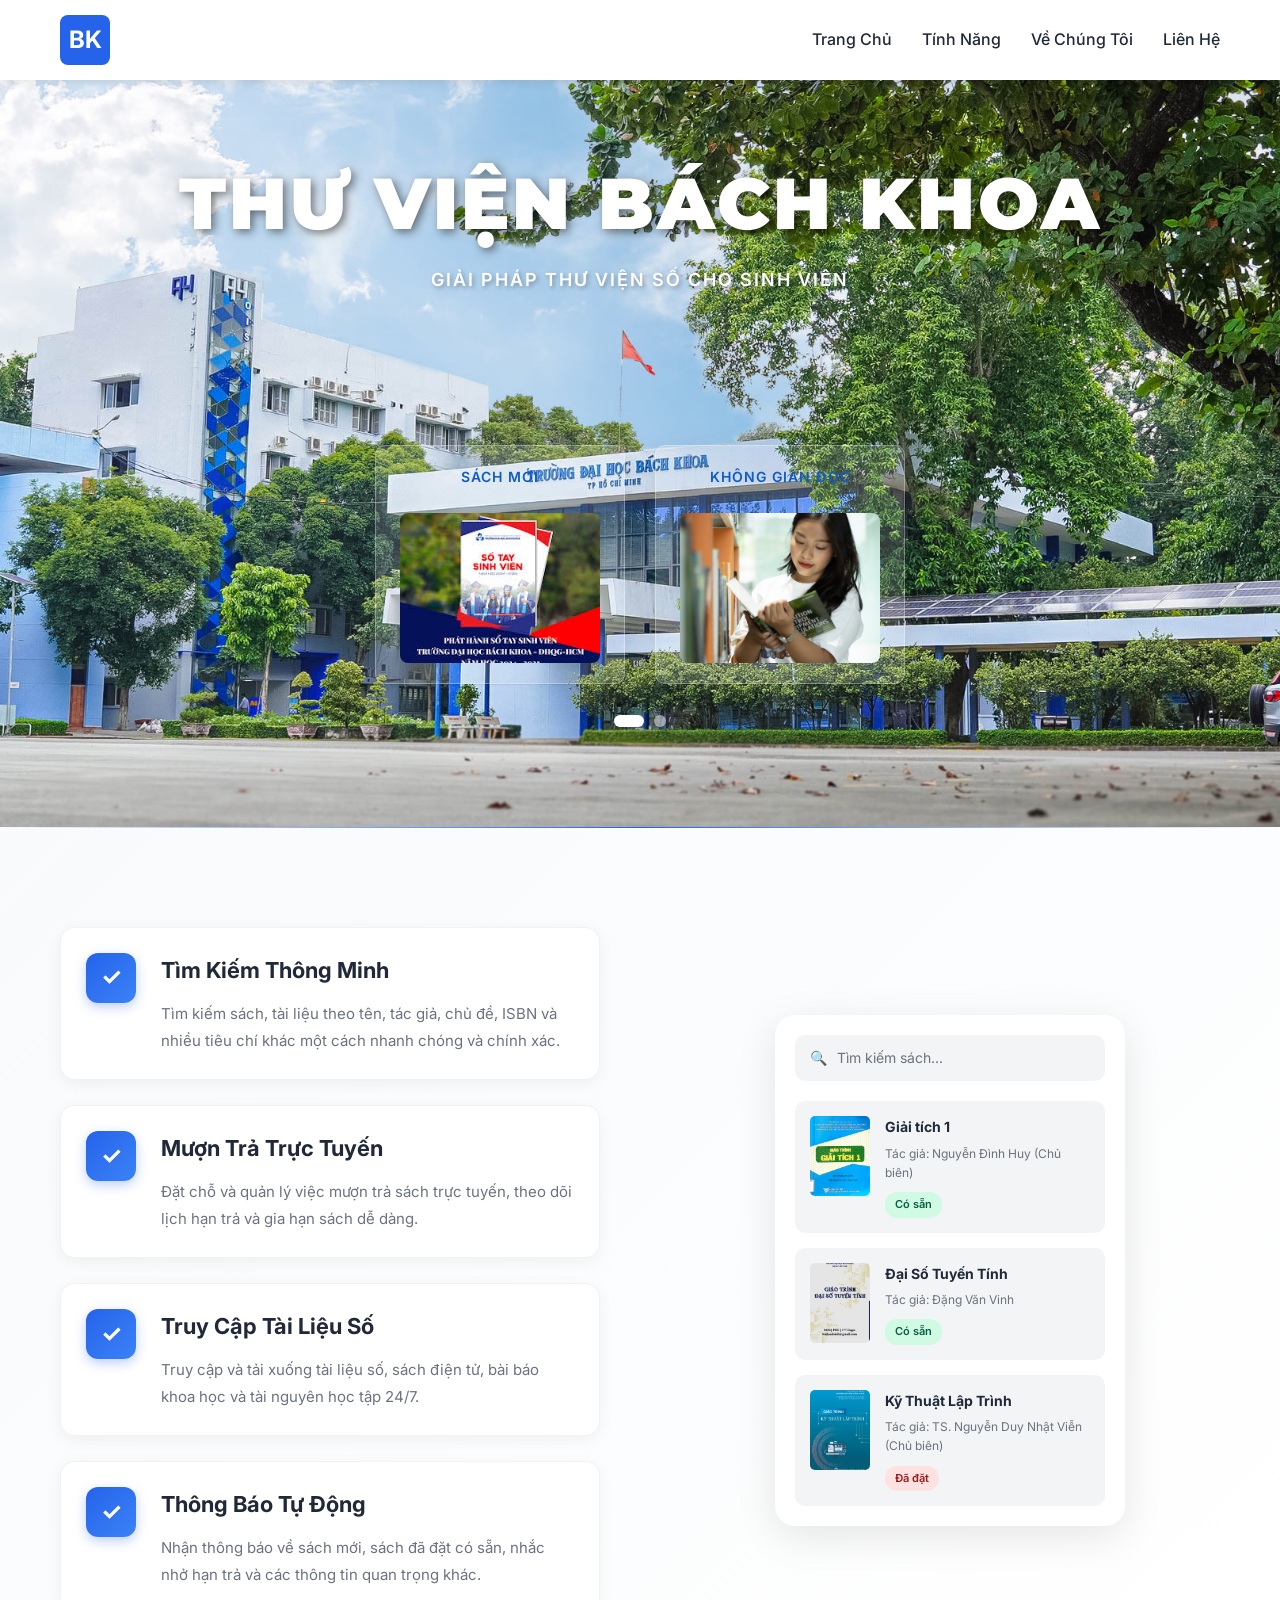
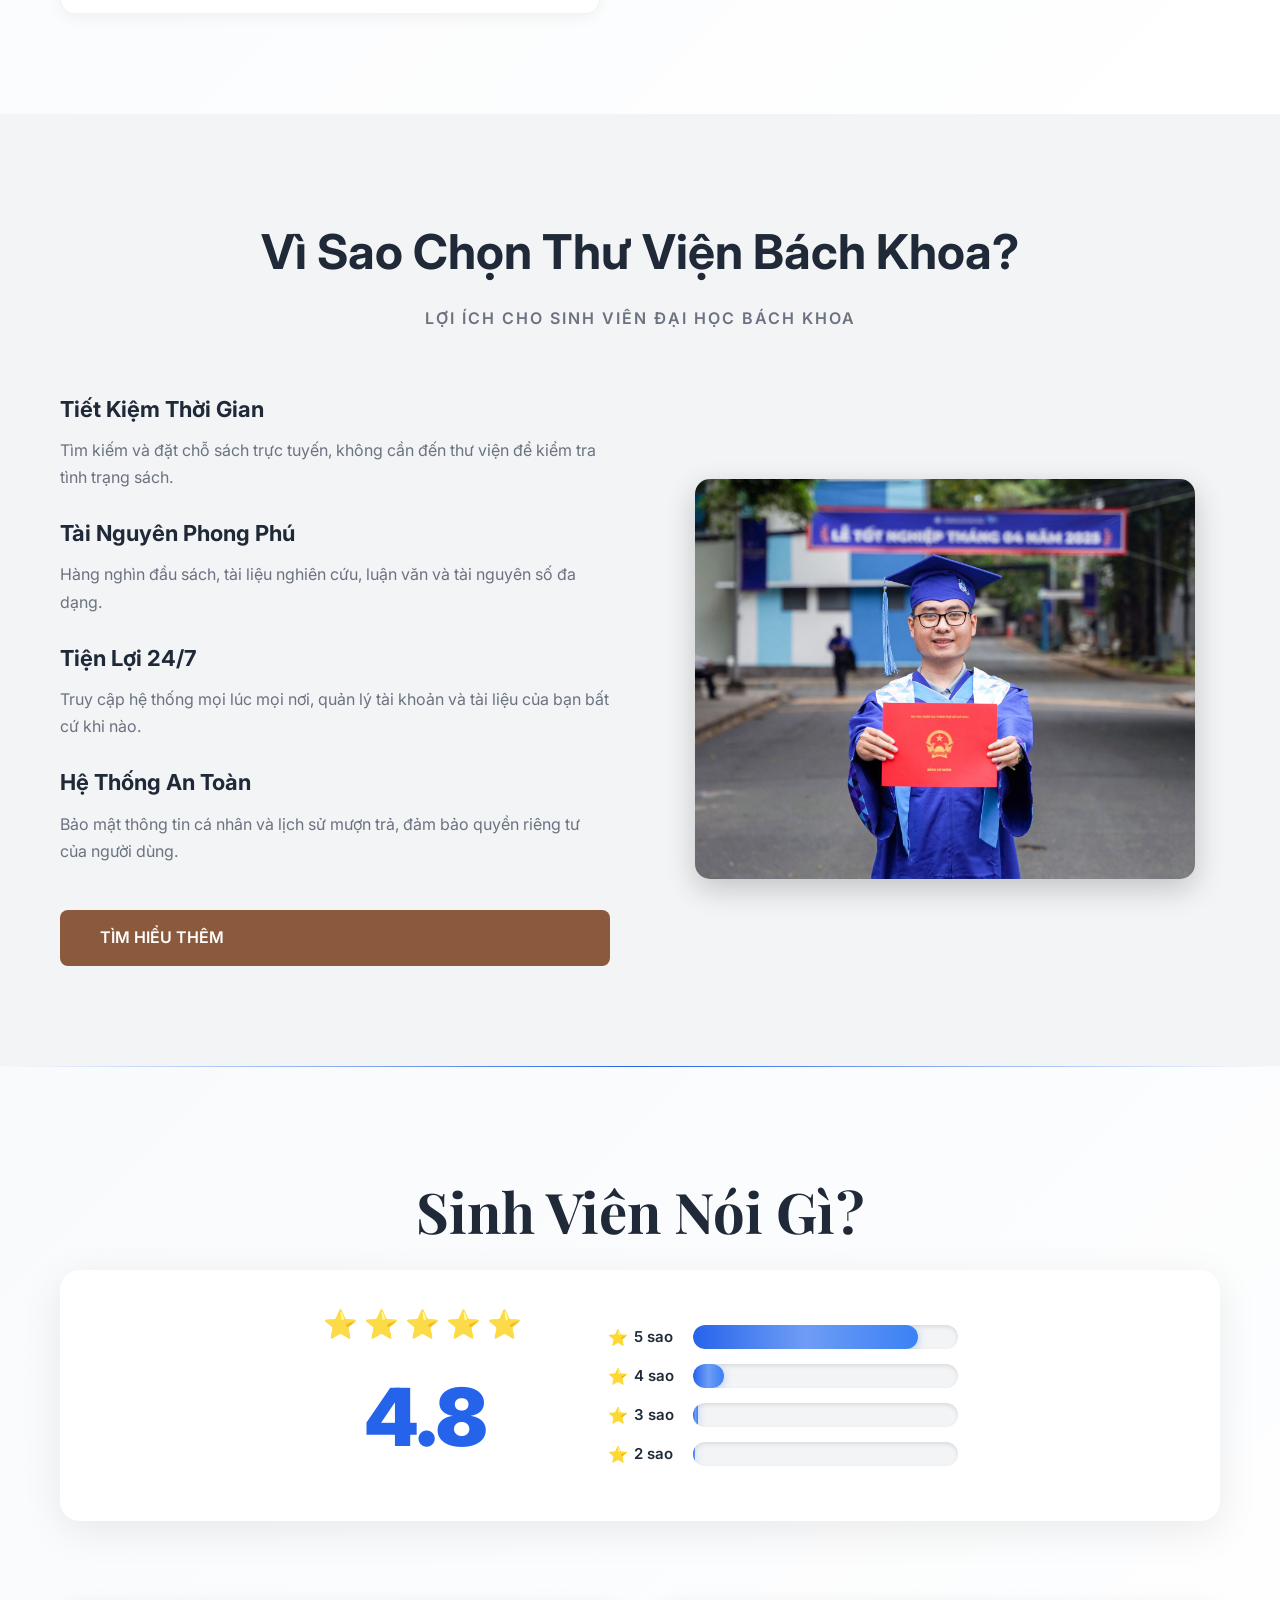
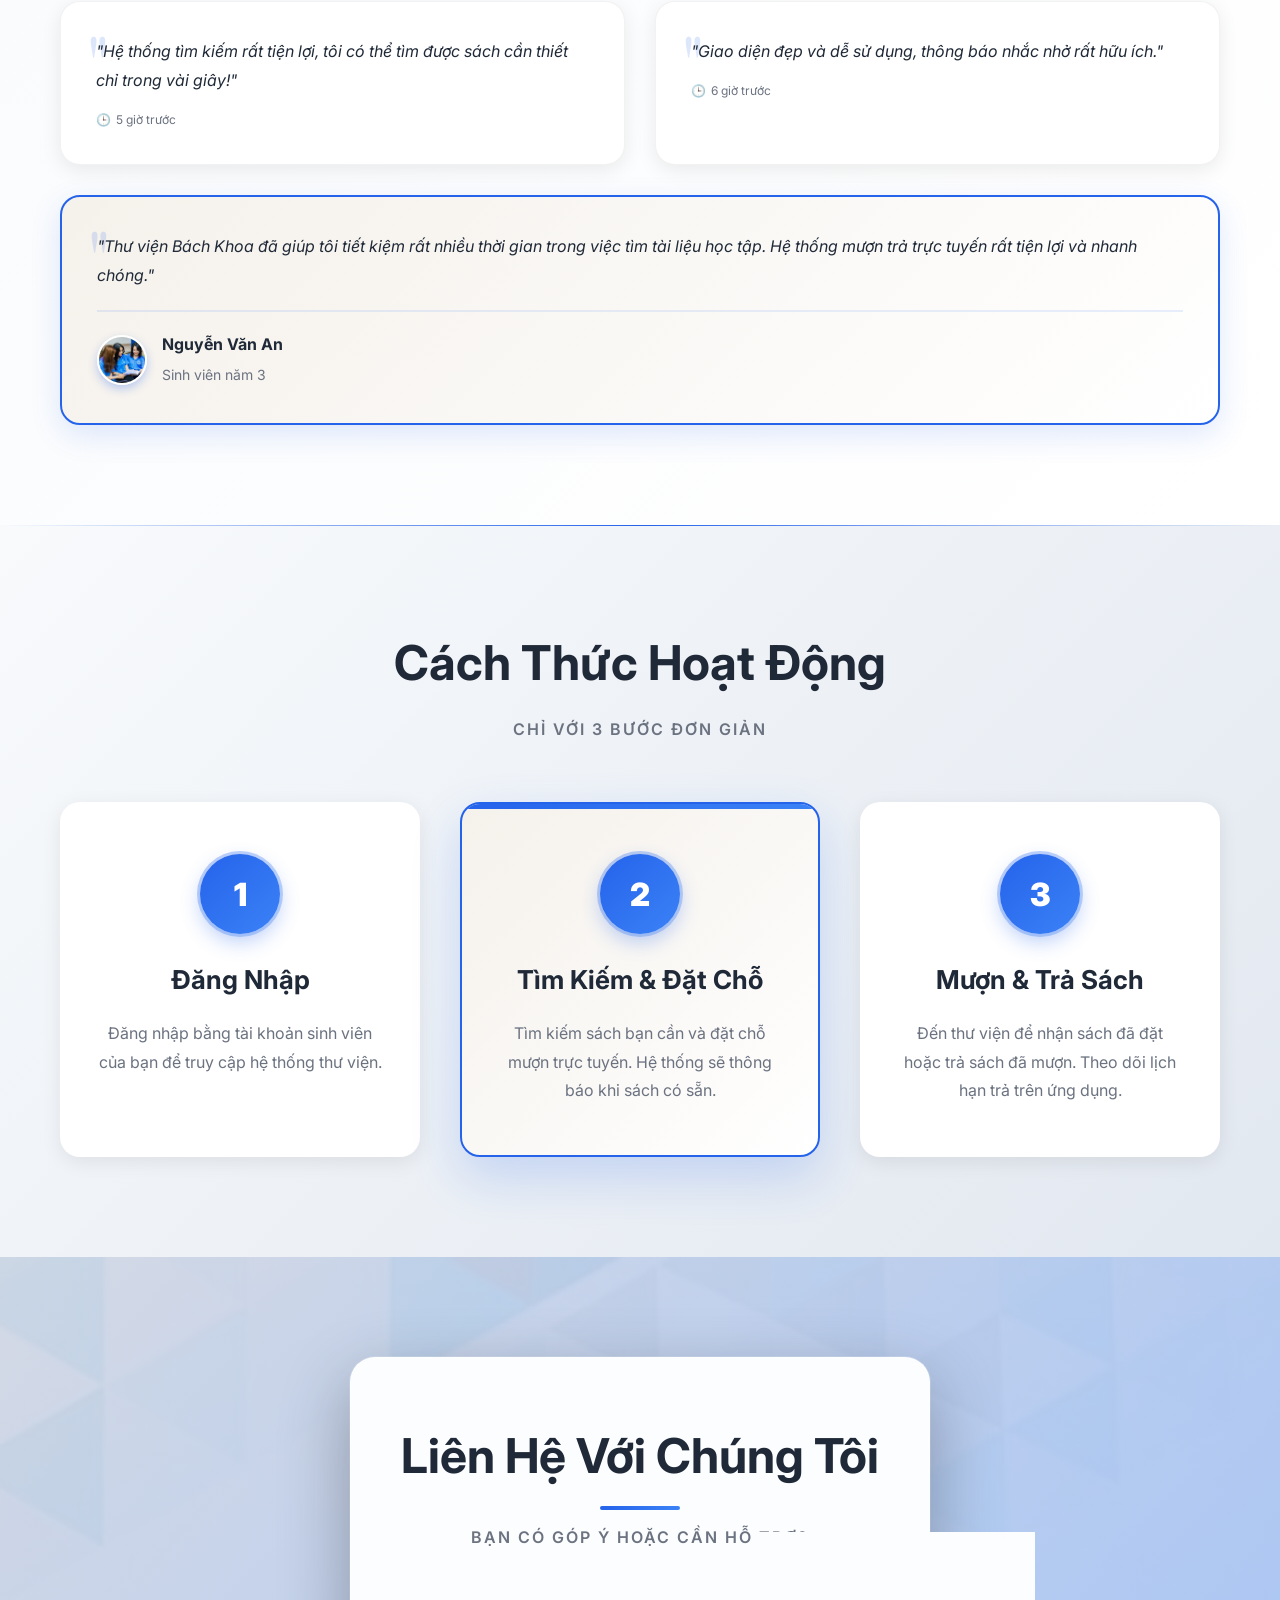
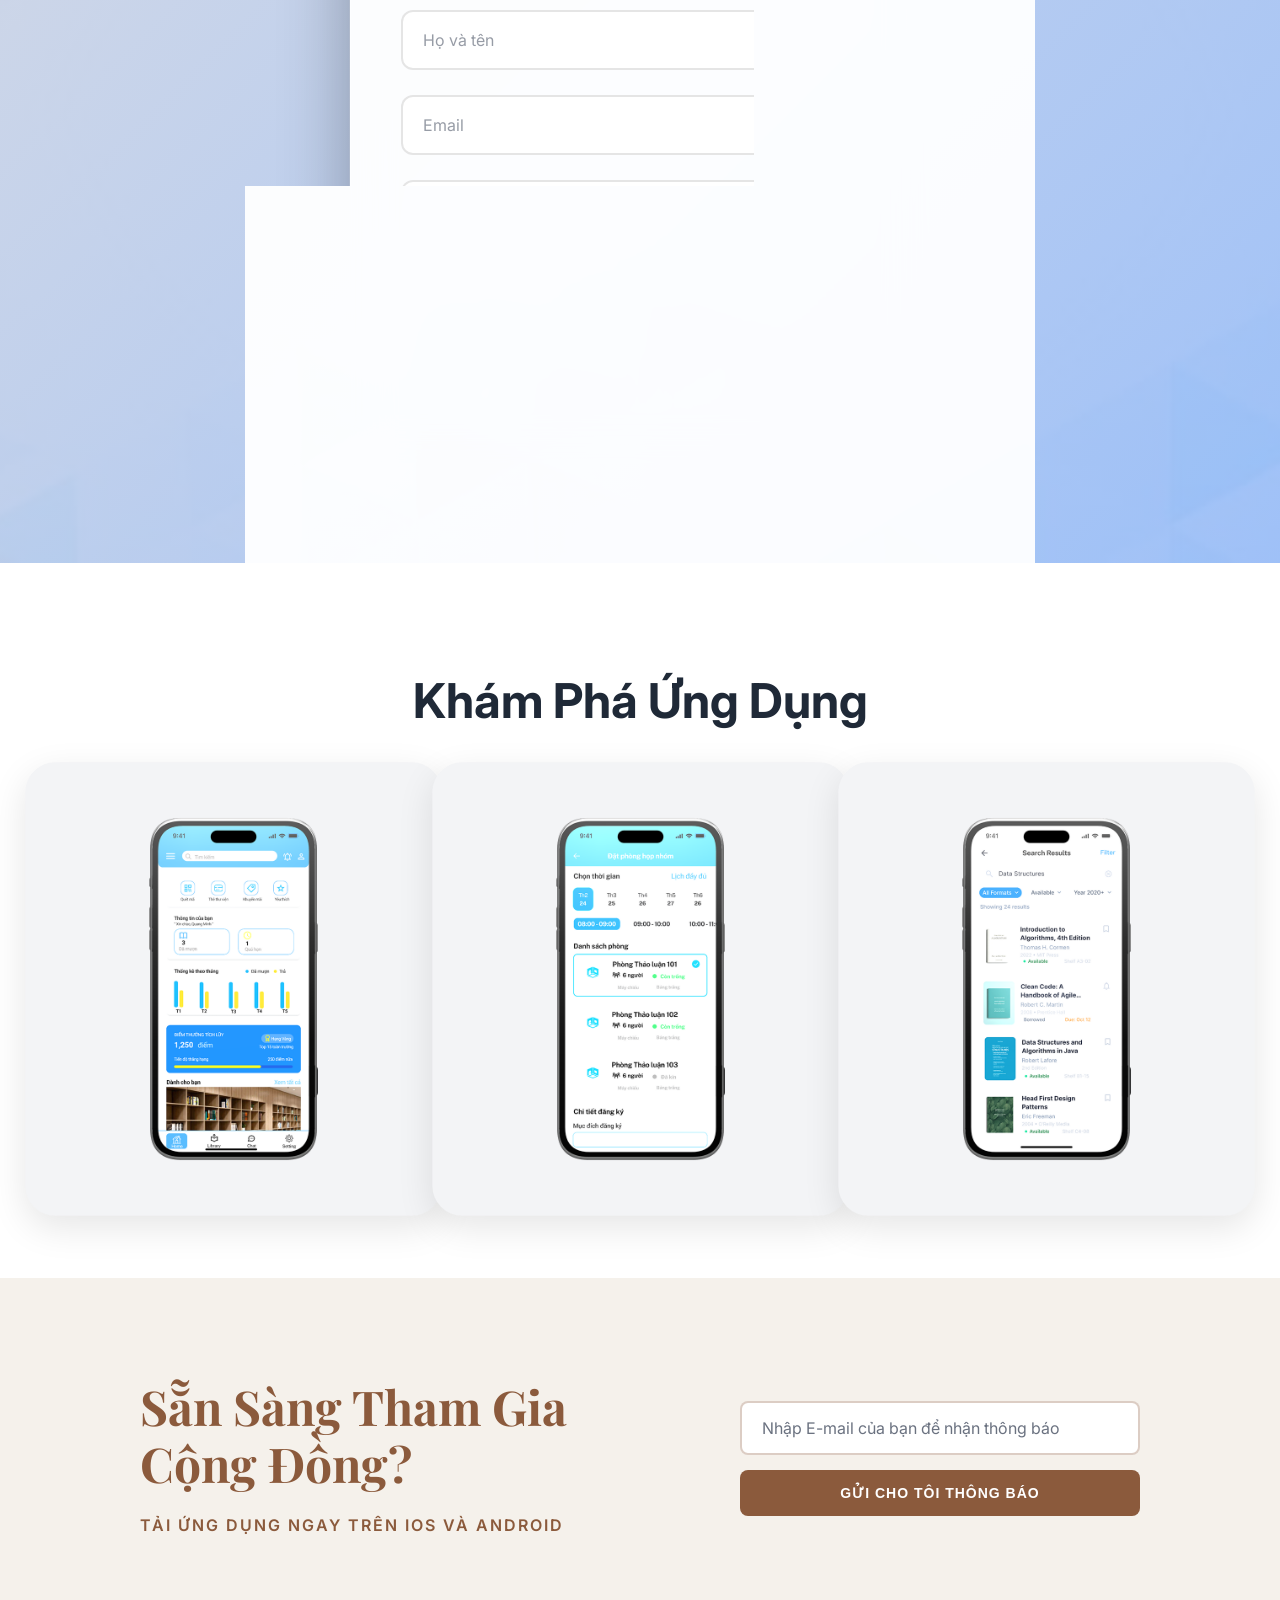
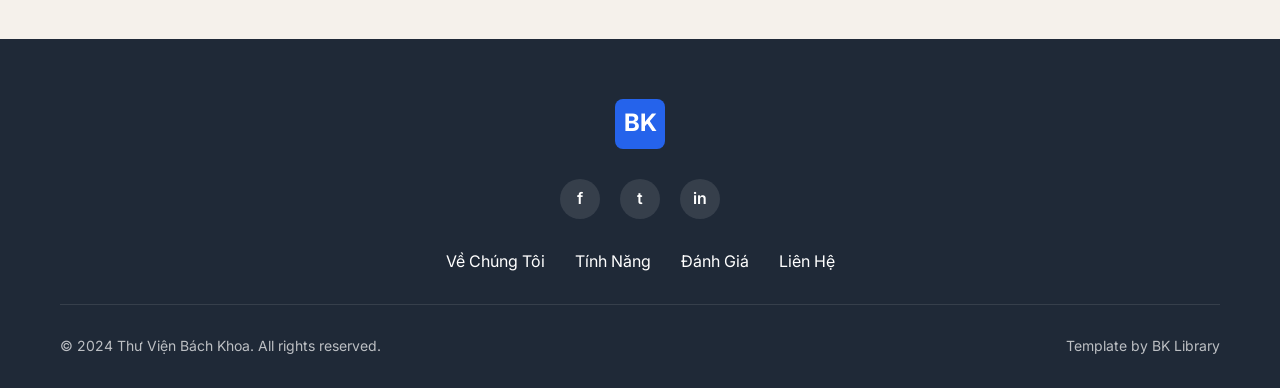
<file: index.html>
<!DOCTYPE html>
<html lang="vi">

<head>
    <meta charset="UTF-8">
    <meta name="viewport" content="width=device-width, initial-scale=1.0">
    <title>Thư Viện Bách Khoa - Hệ Thống Quản Lý Thư Viện</title>
    <link rel="icon" type="image/jpeg" href="public/logo.jpg">
    <link rel="stylesheet" href="styles.css">
    <link rel="preconnect" href="https://fonts.googleapis.com">
    <link rel="preconnect" href="https://fonts.gstatic.com" crossorigin>
    <link
        href="https://fonts.googleapis.com/css2?family=Playfair+Display:wght@400;700&family=Inter:wght@300;400;500;600;700&family=Poppins:wght@700;800;900&family=Montserrat:wght@700;800;900&family=Raleway:wght@700;800;900&display=swap"
        rel="stylesheet">
</head>

<body>
    <!-- Header -->
    <header class="header">
        <div class="container">
            <div class="header-content">
                <div class="logo">
                    <div class="logo-square">BK</div>
                </div>
                <nav class="nav">
                    <button class="menu-toggle" id="menuToggle">
                        <span></span>
                        <span></span>
                        <span></span>
                    </button>
                    <ul class="nav-menu" id="navMenu">
                        <li><a href="#home">Trang Chủ</a></li>
                        <li><a href="#features">Tính Năng</a></li>
                        <li><a href="#about">Về Chúng Tôi</a></li>
                        <li><a href="#contact">Liên Hệ</a></li>
                    </ul>
                </nav>
            </div>
        </div>
    </header>

    <!-- Hero Section -->
    <section class="hero" id="home">
        <div class="hero-content">
            <h1 class="hero-title">Thư Viện Bách Khoa</h1>
            <p class="hero-subtitle">GIẢI PHÁP THƯ VIỆN SỐ CHO SINH VIÊN</p>
        </div>
        <div class="hero-carousel">
            <div class="carousel-slide active">
                <div class="hero-images">
                    <div class="hero-image-box glass-card">
                        <div class="image-label">SÁCH MỚI</div>
                        <img src="public/sachmoi.jpg" alt="Sách mới" class="hero-image-placeholder">
                    </div>
                    <div class="hero-image-box glass-card">
                        <div class="image-label">KHÔNG GIAN ĐỌC</div>
                        <img src="public/Khonggiandoc.jpg" alt="Không gian đọc" class="hero-image-placeholder">
                    </div>
                </div>
            </div>
            <div class="carousel-slide">
                <div class="hero-images">
                    <div class="hero-image-box glass-card">
                        <div class="image-label">TÀI LIỆU SỐ</div>
                        <img src="public/tailieuso.png" alt="Tài liệu số" class="hero-image-placeholder">
                    </div>
                    <div class="hero-image-box glass-card">
                        <div class="image-label">KHÔNG GIAN HỌC TẬP</div>
                        <img src="public/Phong-da-chuc-nang_OISP_02.jpg" alt="Không gian học tập"
                            class="hero-image-placeholder">
                    </div>
                </div>
            </div>
        </div>
        <div class="carousel-dots">
            <span class="dot active" data-slide="0"></span>
            <span class="dot" data-slide="1"></span>
        </div>
    </section>

    <!-- Features Section -->
    <section class="features" id="features">
        <div class="container">
            <div class="features-content">
                <div class="features-list">
                    <div class="feature-item">
                        <div class="feature-icon">✓</div>
                        <div class="feature-text">
                            <h3>Tìm Kiếm Thông Minh</h3>
                            <p>Tìm kiếm sách, tài liệu theo tên, tác giả, chủ đề, ISBN và nhiều tiêu chí khác một cách
                                nhanh chóng và chính xác.</p>
                        </div>
                    </div>
                    <div class="feature-item">
                        <div class="feature-icon">✓</div>
                        <div class="feature-text">
                            <h3>Mượn Trả Trực Tuyến</h3>
                            <p>Đặt chỗ và quản lý việc mượn trả sách trực tuyến, theo dõi lịch hạn trả và gia hạn sách
                                dễ dàng.</p>
                        </div>
                    </div>
                    <div class="feature-item">
                        <div class="feature-icon">✓</div>
                        <div class="feature-text">
                            <h3>Truy Cập Tài Liệu Số</h3>
                            <p>Truy cập và tải xuống tài liệu số, sách điện tử, bài báo khoa học và tài nguyên học tập
                                24/7.</p>
                        </div>
                    </div>
                    <div class="feature-item">
                        <div class="feature-icon">✓</div>
                        <div class="feature-text">
                            <h3>Thông Báo Tự Động</h3>
                            <p>Nhận thông báo về sách mới, sách đã đặt có sẵn, nhắc nhở hạn trả và các thông tin quan
                                trọng khác.</p>
                        </div>
                    </div>
                </div>
                <div class="features-image">
                    <div class="app-mockup">
                        <div class="mockup-header">
                            <div class="mockup-search-bar">
                                <span>🔍</span>
                                <span>Tìm kiếm sách...</span>
                            </div>
                        </div>
                        <div class="mockup-content">
                            <div class="mockup-book-item">
                                <img src="public/giaitich1.jpg" alt="Giải tích 1" class="book-cover">
                                <div class="book-info">
                                    <h4>Giải tích 1</h4>
                                    <p>Tác giả: Nguyễn Đình Huy (Chủ biên)</p>
                                    <span class="book-status available">Có sẵn</span>
                                </div>
                            </div>
                            <div class="mockup-book-item">
                                <img src="public/dstt.jpg" alt="Đại Số Tuyến Tính" class="book-cover">
                                <div class="book-info">
                                    <h4>Đại Số Tuyến Tính</h4>
                                    <p>Tác giả: Đặng Văn Vinh</p>
                                    <span class="book-status available">Có sẵn</span>
                                </div>
                            </div>
                            <div class="mockup-book-item">
                                <img src="public/ktlt.jpg" alt="Kỹ Thuật Lập Trình" class="book-cover">
                                <div class="book-info">
                                    <h4>Kỹ Thuật Lập Trình</h4>
                                    <p>Tác giả: TS. Nguyễn Duy Nhật Viễn (Chủ biên)</p>
                                    <span class="book-status reserved">Đã đặt</span>
                                </div>
                            </div>
                        </div>
                    </div>
                </div>
            </div>
        </div>
    </section>

    <!-- Why Choose Section -->
    <section class="why-choose">
        <div class="container">
            <h2 class="section-title">Vì Sao Chọn Thư Viện Bách Khoa?</h2>
            <p class="section-subtitle">LỢI ÍCH CHO SINH VIÊN ĐẠI HỌC BÁCH KHOA</p>
            <div class="why-choose-content">
                <div class="why-choose-list">
                    <div class="benefit-item">
                        <h3>Tiết Kiệm Thời Gian</h3>
                        <p>Tìm kiếm và đặt chỗ sách trực tuyến, không cần đến thư viện để kiểm tra tình trạng sách.</p>
                    </div>
                    <div class="benefit-item">
                        <h3>Tài Nguyên Phong Phú</h3>
                        <p>Hàng nghìn đầu sách, tài liệu nghiên cứu, luận văn và tài nguyên số đa dạng.</p>
                    </div>
                    <div class="benefit-item">
                        <h3>Tiện Lợi 24/7</h3>
                        <p>Truy cập hệ thống mọi lúc mọi nơi, quản lý tài khoản và tài liệu của bạn bất cứ khi nào.</p>
                    </div>
                    <div class="benefit-item">
                        <h3>Hệ Thống An Toàn</h3>
                        <p>Bảo mật thông tin cá nhân và lịch sử mượn trả, đảm bảo quyền riêng tư của người dùng.</p>
                    </div>
                    <a href="#contact" class="cta-button">TÌM HIỂU THÊM</a>
                </div>
                <div class="why-choose-image">
                    <img src="public/o5bhrKSLbn1AHFr5j7mgpVEI.jpg" alt="Sinh viên Bách Khoa" class="university-photo">
                </div>
            </div>
        </div>
    </section>

    <!-- Testimonials Section -->
    <section class="testimonials">
        <div class="container">
            <h2 class="section-title script-title">Sinh Viên Nói Gì?</h2>
            <div class="rating-section">
                <div class="rating-score">4.8</div>
                <div class="rating-chart">
                    <div class="rating-bar">
                        <span>5 sao</span>
                        <div class="bar">
                            <div class="bar-fill" style="width: 85%"></div>
                        </div>
                    </div>
                    <div class="rating-bar">
                        <span>4 sao</span>
                        <div class="bar">
                            <div class="bar-fill" style="width: 12%"></div>
                        </div>
                    </div>
                    <div class="rating-bar">
                        <span>3 sao</span>
                        <div class="bar">
                            <div class="bar-fill" style="width: 2%"></div>
                        </div>
                    </div>
                    <div class="rating-bar">
                        <span>2 sao</span>
                        <div class="bar">
                            <div class="bar-fill" style="width: 1%"></div>
                        </div>
                    </div>
                </div>
            </div>
            <div class="testimonials-grid">
                <div class="testimonial-card">
                    <p>"Hệ thống tìm kiếm rất tiện lợi, tôi có thể tìm được sách cần thiết chỉ trong vài giây!"</p>
                    <span class="testimonial-time">5 giờ trước</span>
                </div>
                <div class="testimonial-card">
                    <p>"Giao diện đẹp và dễ sử dụng, thông báo nhắc nhở rất hữu ích."</p>
                    <span class="testimonial-time">6 giờ trước</span>
                </div>
                <div class="testimonial-card featured">
                    <p>"Thư viện Bách Khoa đã giúp tôi tiết kiệm rất nhiều thời gian trong việc tìm tài liệu học tập. Hệ
                        thống mượn trả trực tuyến rất tiện lợi và nhanh chóng."</p>
                    <div class="testimonial-author">
                        <img src="public/avata.jpg" alt="Nguyễn Văn An" class="author-avatar">
                        <div class="author-info">
                            <strong>Nguyễn Văn An</strong>
                            <span>Sinh viên năm 3</span>
                        </div>
                    </div>
                </div>
            </div>
        </div>
    </section>

    <!-- How It Works Section -->
    <section class="how-it-works">
        <div class="container">
            <h2 class="section-title">Cách Thức Hoạt Động</h2>
            <p class="section-subtitle">CHỈ VỚI 3 BƯỚC ĐƠN GIẢN</p>
            <div class="steps-grid">
                <div class="step-card">
                    <div class="step-number">1</div>
                    <h3>Đăng Nhập</h3>
                    <p>Đăng nhập bằng tài khoản sinh viên của bạn để truy cập hệ thống thư viện.</p>
                </div>
                <div class="step-card highlighted">
                    <div class="step-number">2</div>
                    <h3>Tìm Kiếm & Đặt Chỗ</h3>
                    <p>Tìm kiếm sách bạn cần và đặt chỗ mượn trực tuyến. Hệ thống sẽ thông báo khi sách có sẵn.</p>
                </div>
                <div class="step-card">
                    <div class="step-number">3</div>
                    <h3>Mượn & Trả Sách</h3>
                    <p>Đến thư viện để nhận sách đã đặt hoặc trả sách đã mượn. Theo dõi lịch hạn trả trên ứng dụng.</p>
                </div>
            </div>
        </div>
    </section>

    <!-- Contact Section -->
    <section class="contact" id="contact">
        <div class="contact-background">
            <div class="university-building-bg"></div>
        </div>
        <div class="container">
            <div class="contact-content">
                <h2 class="section-title">Liên Hệ Với Chúng Tôi</h2>
                <p class="section-subtitle">BẠN CÓ GÓP Ý HOẶC CẦN HỖ TRỢ?</p>
                <form class="contact-form">
                    <input type="text" placeholder="Họ và tên" required>
                    <input type="email" placeholder="Email" required>
                    <textarea placeholder="Tin nhắn" rows="5" required></textarea>
                    <button type="submit" class="submit-button">GỬI ĐI</button>
                </form>
            </div>
        </div>
    </section>

    <!-- App Screenshots Section -->
    <section class="app-screenshots">
        <div class="container">
            <h2 class="section-title">Khám Phá Ứng Dụng</h2>
            <div class="screenshots-grid">
                <div class="screenshot-card">
                    <div class="phone-mockup">
                        <img src="public/3D Render - iphone - home.png" alt="Màn hình Home" class="screenshot-image">
                    </div>
                </div>
                <div class="screenshot-card">
                    <div class="phone-mockup">
                        <img src="public/3D Render - iphone - phong hop.png" alt="Màn hình Phòng Họp"
                            class="screenshot-image">
                    </div>
                </div>
                <div class="screenshot-card">
                    <div class="phone-mockup">
                        <img src="public/3D Render - iphone - search result.png" alt="Màn hình Kết Quả Tìm Kiếm"
                            class="screenshot-image">
                    </div>
                </div>
            </div>
        </div>
    </section>

    <!-- Newsletter Section -->
    <section class="newsletter">
        <div class="container">
            <div class="newsletter-content">
                <div class="newsletter-text">
                    <h2 class="newsletter-title">Sẵn Sàng Tham Gia Cộng Đồng?</h2>
                    <p class="newsletter-subtitle">TẢI ỨNG DỤNG NGAY TRÊN IOS VÀ ANDROID</p>
                </div>
                <div class="newsletter-form-wrapper">
                    <form class="newsletter-form">
                        <input type="email" placeholder="Nhập E-mail của bạn để nhận thông báo" required>
                        <button type="submit" class="newsletter-button">GỬI CHO TÔI THÔNG BÁO</button>
                    </form>
                </div>
            </div>
        </div>
    </section>

    <!-- Footer -->
    <footer class="footer">
        <div class="container">
            <div class="footer-content">
                <div class="footer-logo">
                    <div class="logo-square">BK</div>
                </div>
                <div class="footer-social">
                    <a href="#" class="social-icon">f</a>
                    <a href="#" class="social-icon">t</a>
                    <a href="#" class="social-icon">in</a>
                </div>
                <nav class="footer-nav">
                    <a href="#about">Về Chúng Tôi</a>
                    <a href="#features">Tính Năng</a>
                    <a href="#testimonials">Đánh Giá</a>
                    <a href="#contact">Liên Hệ</a>
                </nav>
                <div class="footer-bottom">
                    <p class="copyright">© 2024 Thư Viện Bách Khoa. All rights reserved.</p>
                    <p class="template-credit">Template by BK Library</p>
                </div>
            </div>
        </div>
    </footer>

    <script src="script.js"></script>
</body>

</html>
</file>
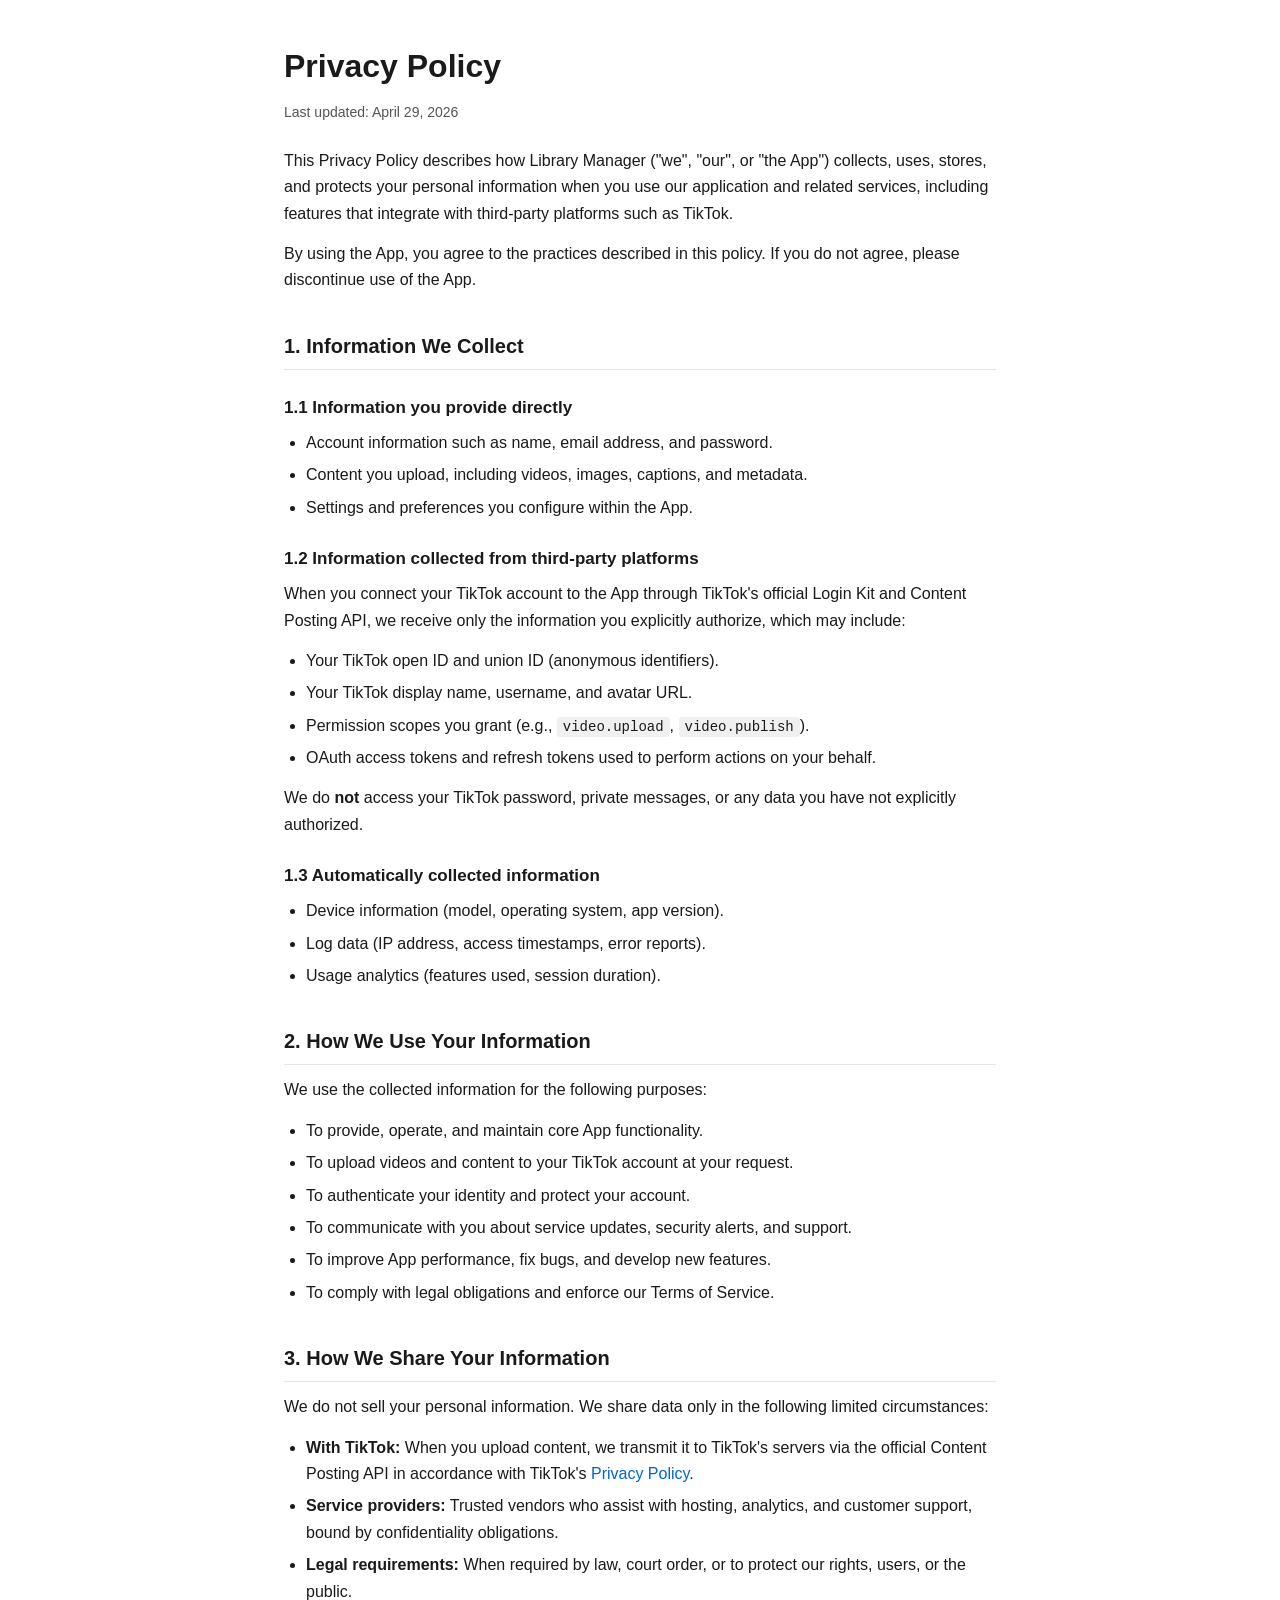
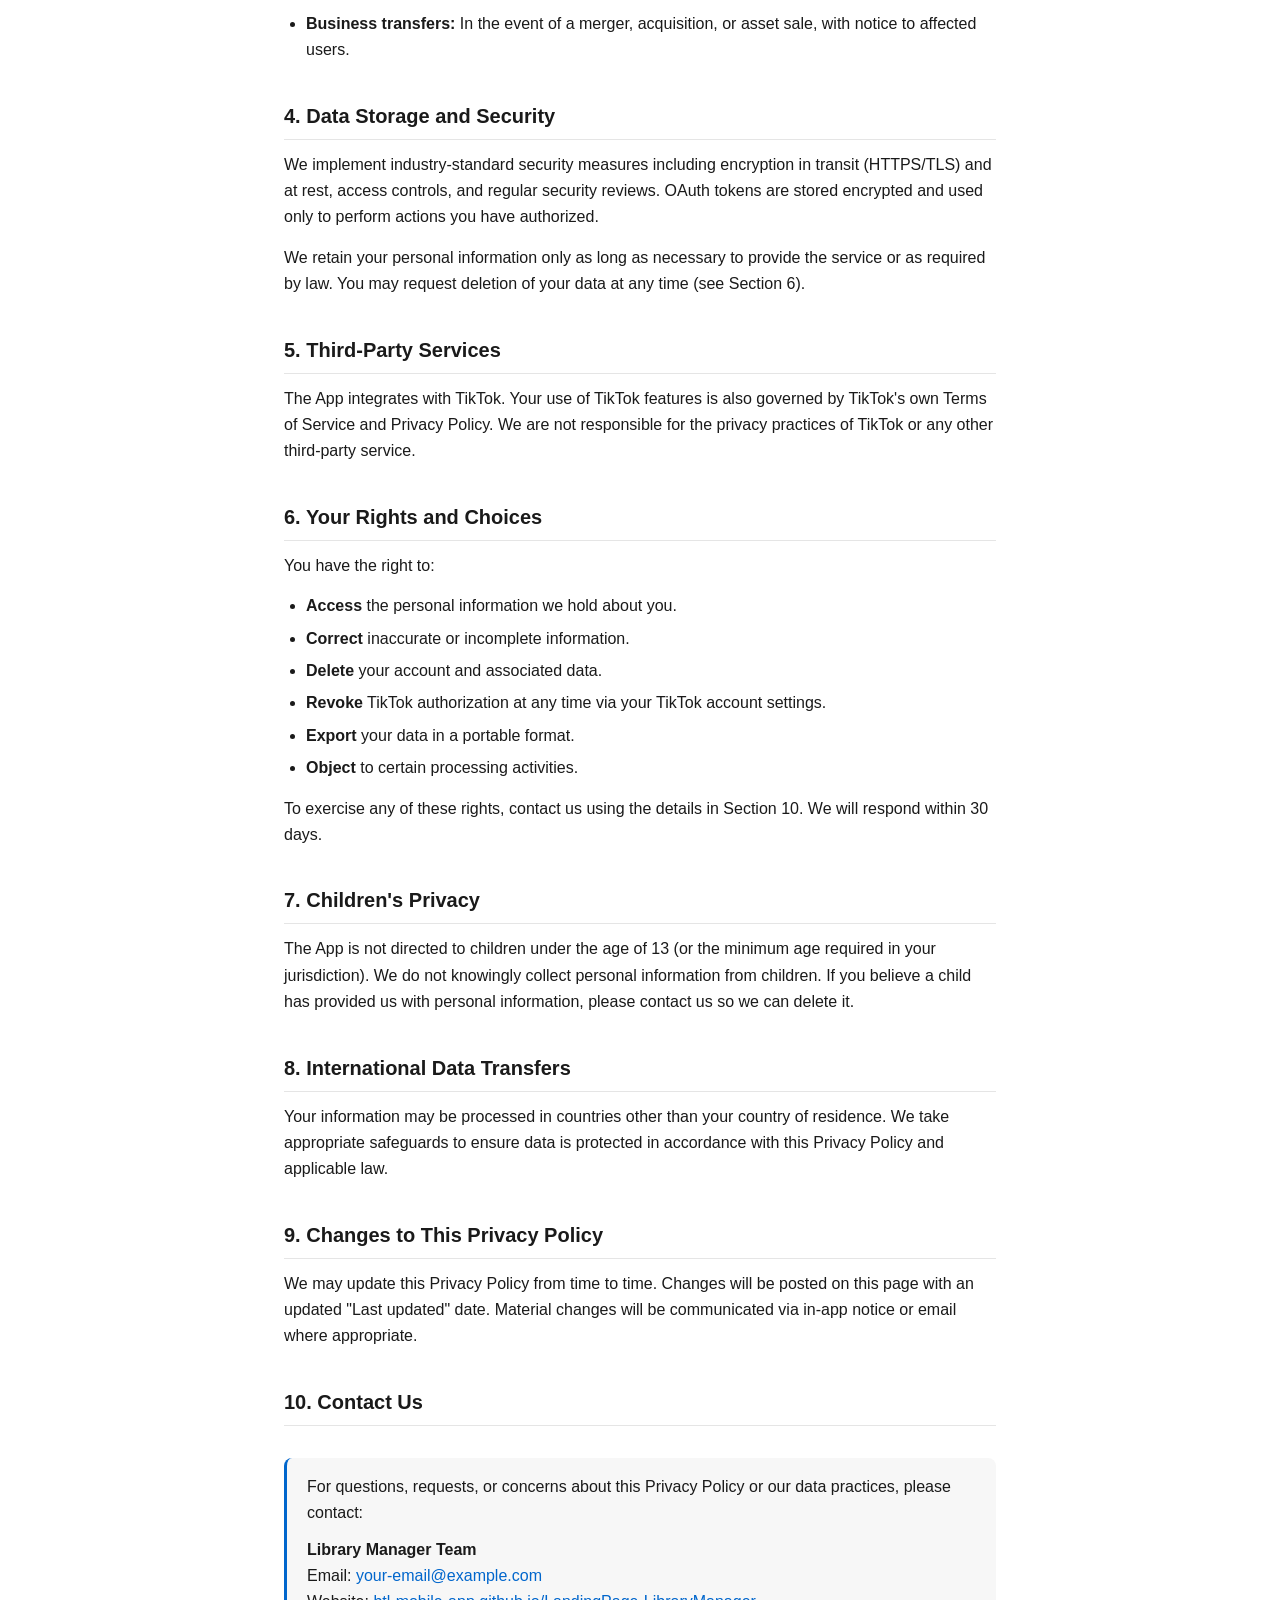
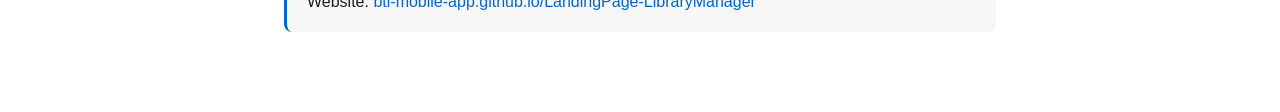
<file: privacy-policy.html>
<!DOCTYPE html>
<html lang="en">
<head>
  <meta charset="UTF-8" />
  <meta name="viewport" content="width=device-width, initial-scale=1.0" />
  <title>Privacy Policy — Library Manager</title>
  <style>
    :root {
      --text: #1a1a1a;
      --muted: #555;
      --accent: #0066cc;
      --bg: #ffffff;
      --border: #e5e5e5;
    }
    * { box-sizing: border-box; }
    body {
      font-family: -apple-system, BlinkMacSystemFont, "Segoe UI", Roboto, sans-serif;
      max-width: 760px;
      margin: 0 auto;
      padding: 40px 24px 80px;
      color: var(--text);
      background: var(--bg);
      line-height: 1.65;
      font-size: 16px;
    }
    h1 {
      font-size: 32px;
      margin: 0 0 8px;
      font-weight: 700;
    }
    h2 {
      font-size: 20px;
      margin: 36px 0 12px;
      padding-bottom: 6px;
      border-bottom: 1px solid var(--border);
      font-weight: 600;
    }
    h3 {
      font-size: 17px;
      margin: 24px 0 8px;
      font-weight: 600;
    }
    p { margin: 0 0 14px; }
    ul { margin: 0 0 14px; padding-left: 22px; }
    li { margin-bottom: 6px; }
    .meta {
      color: var(--muted);
      font-size: 14px;
      margin-bottom: 24px;
    }
    a { color: var(--accent); text-decoration: none; }
    a:hover { text-decoration: underline; }
    .contact {
      margin-top: 32px;
      padding: 16px 20px;
      background: #f7f7f7;
      border-radius: 8px;
      border-left: 3px solid var(--accent);
    }
    code {
      background: #f0f0f0;
      padding: 2px 6px;
      border-radius: 3px;
      font-size: 14px;
    }
  </style>
</head>
<body>
  <h1>Privacy Policy</h1>
  <p class="meta">Last updated: April 29, 2026</p>

  <p>
    This Privacy Policy describes how Library Manager ("we", "our", or "the App")
    collects, uses, stores, and protects your personal information when you use
    our application and related services, including features that integrate with
    third-party platforms such as TikTok.
  </p>
  <p>
    By using the App, you agree to the practices described in this policy. If
    you do not agree, please discontinue use of the App.
  </p>

  <h2>1. Information We Collect</h2>

  <h3>1.1 Information you provide directly</h3>
  <ul>
    <li>Account information such as name, email address, and password.</li>
    <li>Content you upload, including videos, images, captions, and metadata.</li>
    <li>Settings and preferences you configure within the App.</li>
  </ul>

  <h3>1.2 Information collected from third-party platforms</h3>
  <p>
    When you connect your TikTok account to the App through TikTok's official
    Login Kit and Content Posting API, we receive only the information you
    explicitly authorize, which may include:
  </p>
  <ul>
    <li>Your TikTok open ID and union ID (anonymous identifiers).</li>
    <li>Your TikTok display name, username, and avatar URL.</li>
    <li>Permission scopes you grant (e.g., <code>video.upload</code>, <code>video.publish</code>).</li>
    <li>OAuth access tokens and refresh tokens used to perform actions on your behalf.</li>
  </ul>
  <p>
    We do <strong>not</strong> access your TikTok password, private messages,
    or any data you have not explicitly authorized.
  </p>

  <h3>1.3 Automatically collected information</h3>
  <ul>
    <li>Device information (model, operating system, app version).</li>
    <li>Log data (IP address, access timestamps, error reports).</li>
    <li>Usage analytics (features used, session duration).</li>
  </ul>

  <h2>2. How We Use Your Information</h2>
  <p>We use the collected information for the following purposes:</p>
  <ul>
    <li>To provide, operate, and maintain core App functionality.</li>
    <li>To upload videos and content to your TikTok account at your request.</li>
    <li>To authenticate your identity and protect your account.</li>
    <li>To communicate with you about service updates, security alerts, and support.</li>
    <li>To improve App performance, fix bugs, and develop new features.</li>
    <li>To comply with legal obligations and enforce our Terms of Service.</li>
  </ul>

  <h2>3. How We Share Your Information</h2>
  <p>
    We do not sell your personal information. We share data only in the
    following limited circumstances:
  </p>
  <ul>
    <li>
      <strong>With TikTok:</strong> When you upload content, we transmit it to
      TikTok's servers via the official Content Posting API in accordance with
      TikTok's
      <a href="https://www.tiktok.com/legal/privacy-policy" target="_blank" rel="noopener">Privacy Policy</a>.
    </li>
    <li>
      <strong>Service providers:</strong> Trusted vendors who assist with
      hosting, analytics, and customer support, bound by confidentiality
      obligations.
    </li>
    <li>
      <strong>Legal requirements:</strong> When required by law, court order, or
      to protect our rights, users, or the public.
    </li>
    <li>
      <strong>Business transfers:</strong> In the event of a merger, acquisition,
      or asset sale, with notice to affected users.
    </li>
  </ul>

  <h2>4. Data Storage and Security</h2>
  <p>
    We implement industry-standard security measures including encryption in
    transit (HTTPS/TLS) and at rest, access controls, and regular security
    reviews. OAuth tokens are stored encrypted and used only to perform actions
    you have authorized.
  </p>
  <p>
    We retain your personal information only as long as necessary to provide
    the service or as required by law. You may request deletion of your data
    at any time (see Section 6).
  </p>

  <h2>5. Third-Party Services</h2>
  <p>
    The App integrates with TikTok. Your use of TikTok features is also governed
    by TikTok's own Terms of Service and Privacy Policy. We are not responsible
    for the privacy practices of TikTok or any other third-party service.
  </p>

  <h2>6. Your Rights and Choices</h2>
  <p>You have the right to:</p>
  <ul>
    <li><strong>Access</strong> the personal information we hold about you.</li>
    <li><strong>Correct</strong> inaccurate or incomplete information.</li>
    <li><strong>Delete</strong> your account and associated data.</li>
    <li><strong>Revoke</strong> TikTok authorization at any time via your TikTok account settings.</li>
    <li><strong>Export</strong> your data in a portable format.</li>
    <li><strong>Object</strong> to certain processing activities.</li>
  </ul>
  <p>
    To exercise any of these rights, contact us using the details in Section 10.
    We will respond within 30 days.
  </p>

  <h2>7. Children's Privacy</h2>
  <p>
    The App is not directed to children under the age of 13 (or the minimum age
    required in your jurisdiction). We do not knowingly collect personal
    information from children. If you believe a child has provided us with
    personal information, please contact us so we can delete it.
  </p>

  <h2>8. International Data Transfers</h2>
  <p>
    Your information may be processed in countries other than your country of
    residence. We take appropriate safeguards to ensure data is protected in
    accordance with this Privacy Policy and applicable law.
  </p>

  <h2>9. Changes to This Privacy Policy</h2>
  <p>
    We may update this Privacy Policy from time to time. Changes will be posted
    on this page with an updated "Last updated" date. Material changes will be
    communicated via in-app notice or email where appropriate.
  </p>

  <h2>10. Contact Us</h2>
  <div class="contact">
    <p style="margin: 0;">
      For questions, requests, or concerns about this Privacy Policy or our
      data practices, please contact:
    </p>
    <p style="margin: 10px 0 0;">
      <strong>Library Manager Team</strong><br />
      Email: <a href="mailto:your-email@example.com">your-email@example.com</a><br />
      Website:
      <a href="https://btl-mobile-app.github.io/LandingPage-LibraryManager/" target="_blank" rel="noopener">
        btl-mobile-app.github.io/LandingPage-LibraryManager
      </a>
    </p>
  </div>
</body>
</html>
</file>
<file: styles.css>
* {
    margin: 0;
    padding: 0;
    box-sizing: border-box;
}

:root {
    --primary-blue: #2563eb;
    --dark-blue: #1e40af;
    --light-blue: #3b82f6;
    --beige: #f5f1eb;
    --brown: #8b5a3c;
    --dark-brown: #6b4423;
    --white: #ffffff;
    --text-dark: #1f2937;
    --text-light: #6b7280;
    --gray: #f3f4f6;
}

body {
    font-family: 'Inter', sans-serif;
    color: var(--text-dark);
    line-height: 1.6;
    overflow-x: hidden;
}

.container {
    max-width: 1200px;
    margin: 0 auto;
    padding: 0 20px;
}

/* Header */
.header {
    position: fixed;
    top: 0;
    left: 0;
    right: 0;
    background: var(--white);
    box-shadow: 0 2px 10px rgba(0, 0, 0, 0.1);
    z-index: 1000;
    padding: 15px 0;
}

.header-content {
    display: flex;
    justify-content: space-between;
    align-items: center;
}

.logo-square {
    width: 50px;
    height: 50px;
    background: var(--primary-blue);
    color: var(--white);
    display: flex;
    align-items: center;
    justify-content: center;
    font-weight: 700;
    font-size: 24px;
    border-radius: 8px;
}

.nav-menu {
    display: flex;
    list-style: none;
    gap: 30px;
}

.nav-menu a {
    text-decoration: none;
    color: var(--text-dark);
    font-weight: 500;
    transition: color 0.3s;
}

.nav-menu a:hover {
    color: var(--primary-blue);
}

.menu-toggle {
    display: none;
    flex-direction: column;
    background: none;
    border: none;
    cursor: pointer;
    gap: 5px;
}

.menu-toggle span {
    width: 25px;
    height: 3px;
    background: var(--text-dark);
    transition: all 0.3s;
}

/* Hero Section */
.hero {
    margin-top: 80px;
    position: relative;
    min-height: 600px;
    background: url('public/TVDHBK (1).jpg') center center / cover no-repeat;
    padding: 80px 0 100px;
    overflow: hidden;
    display: flex;
    flex-direction: column;
    justify-content: center;
}

.hero-carousel {
    position: relative;
    width: 100%;
    height: 100%;
    overflow: hidden;
    min-height: 300px;
}

.carousel-slide {
    position: absolute;
    top: 0;
    left: 0;
    width: 100%;
    opacity: 0;
    visibility: hidden;
    transform: translateX(30px) scale(0.98);
    transition: opacity 0.6s ease-in-out, transform 0.6s ease-in-out, visibility 0.6s;
    pointer-events: none;
    will-change: opacity, transform;
    backface-visibility: hidden;
    -webkit-backface-visibility: hidden;
}

.carousel-slide.active {
    position: relative;
    opacity: 1;
    visibility: visible;
    transform: translateX(0) scale(1);
    pointer-events: all;
    z-index: 2;
}

.carousel-slide.prev {
    transform: translateX(-30px) scale(0.98);
    opacity: 0;
}

.hero-content {
    max-width: 1200px;
    margin: 0 auto;
    padding: 0 20px;
    text-align: center;
}

.hero-title {
    font-family: 'Montserrat', sans-serif;
    font-size: 72px;
    font-weight: 900;
    color: var(--white);
    margin-bottom: 20px;
    line-height: 1.2;
    display: inline-block;
    text-shadow: 3px 3px 10px rgba(0, 0, 0, 0.5);
    letter-spacing: 3px;
    text-transform: uppercase;
}

.hero-subtitle {
    font-size: 18px;
    font-weight: 600;
    color: var(--white);
    letter-spacing: 2px;
    margin-bottom: 30px;
    text-shadow: 2px 2px 4px rgba(0, 0, 0, 0.3);
}

.hero-description {
    background: rgba(255, 255, 255, 0.95) / 0;
    backdrop-filter: blur(20px);
    -webkit-backdrop-filter: blur(20px);
    padding: 40px 50px;
    border-radius: 20px;
    max-width: 900px;
    margin: 0 auto;
    margin-top: 40px;
    box-shadow: 0 20px 60px rgba(0, 0, 0, 0.2);
    border: 1px solid rgba(255, 255, 255, 0.5);
    position: relative;
    overflow: hidden;
}

.hero-description::before {
    content: '';
    position: absolute;
    top: 0;
    left: 0;
    right: 0;
    height: 4px;
    background: linear-gradient(90deg, var(--primary-blue), var(--light-blue), var(--primary-blue));
    background-size: 200% 100%;
    animation: gradientShift 3s ease infinite;
}

@keyframes gradientShift {

    0%,
    100% {
        background-position: 0% 50%;
    }

    50% {
        background-position: 100% 50%;
    }
}

.hero-description p {
    font-size: 18px;
    color: var(--text-dark);
    line-height: 2;
    font-weight: 400;
    text-align: center;
    position: relative;
    z-index: 1;
}

.hero-images {
    display: flex;
    justify-content: center;
    align-items: center;
    gap: 30px;
    margin-top: 120px;
    flex-wrap: wrap;
}

.hero-image-box {
    position: relative;
    background: var(--primary-blue);
    padding: 20px;
    border-radius: 10px;
    color: var(--white);
    min-width: 250px;
    text-align: center;
    display: flex;
    flex-direction: column;
    align-items: center;
}

.hero-image-box.glass-card {
    background: rgba(255, 255, 255, 0.15);
    backdrop-filter: blur(20px);
    -webkit-backdrop-filter: blur(20px);
    border: 1px solid rgba(255, 255, 255, 0.3);
    box-shadow: 0 8px 32px rgba(0, 0, 0, 0.1);
    transition: all 0.3s ease;
}

.hero-image-box.glass-card:hover {
    background: rgba(255, 255, 255, 0.2);
    border-color: rgba(255, 255, 255, 0.4);
    box-shadow: 0 12px 40px rgba(0, 0, 0, 0.15);
    transform: translateY(-2px);
}

.image-label {
    color: #115bc3;
    font-weight: 600;
    margin-bottom: 15px;
    font-size: 14px;
    letter-spacing: 1px;
    text-align: center;
    width: 100%;
}

.hero-image-placeholder {
    width: 200px;
    height: 150px;
    background: var(--white);
    border-radius: 8px;
    margin-top: 10px;
    object-fit: cover;
    display: block;
    margin-left: auto;
    margin-right: auto;
}

.book-image {
    background: linear-gradient(135deg, #667eea 0%, #764ba2 100%);
}

.reading-space {
    background: linear-gradient(135deg, #f093fb 0%, #f5576c 100%);
}

.digital-resources {
    background: linear-gradient(135deg, #4facfe 0%, #00f2fe 100%);
}

.study-space {
    background: linear-gradient(135deg, #43e97b 0%, #38f9d7 100%);
}

.carousel-controls {
    position: absolute;
    top: 50%;
    transform: translateY(-50%);
    width: 100%;
    display: flex;
    justify-content: space-between;
    padding: 0 30px;
    pointer-events: none;
}

.carousel-btn {
    background: var(--white);
    border: none;
    width: 50px;
    height: 50px;
    border-radius: 50%;
    font-size: 30px;
    cursor: pointer;
    box-shadow: 0 4px 10px rgba(0, 0, 0, 0.2);
    pointer-events: all;
    transition: all 0.3s;
}

.carousel-btn:hover {
    background: var(--primary-blue);
    color: var(--white);
}

.carousel-dots {
    display: flex;
    justify-content: center;
    gap: 10px;
    margin-top: 30px;
}

.dot {
    width: 12px;
    height: 12px;
    border-radius: 50%;
    background: rgba(255, 255, 255, 0.5);
    cursor: pointer;
    transition: all 0.3s;
}

.dot.active {
    background: var(--white);
    width: 30px;
    border-radius: 6px;
}

/* Features Section */
.features {
    padding: 100px 0;
    background: linear-gradient(135deg, #f8fafc 0%, #ffffff 100%);
    position: relative;
}

.features::before {
    content: '';
    position: absolute;
    top: 0;
    left: 0;
    right: 0;
    height: 1px;
    background: linear-gradient(90deg, transparent, var(--primary-blue), transparent);
}

.features-content {
    display: grid;
    grid-template-columns: 1fr 1fr;
    gap: 80px;
    align-items: center;
}

.features-list {
    display: grid;
    grid-template-columns: 1fr;
    gap: 25px;
}

.feature-item {
    display: flex;
    gap: 25px;
    align-items: flex-start;
    background: var(--white);
    padding: 25px;
    border-radius: 15px;
    box-shadow: 0 4px 15px rgba(0, 0, 0, 0.05);
    transition: all 0.3s ease;
    border: 1px solid rgba(0, 0, 0, 0.05);
    position: relative;
    overflow: hidden;
}

.feature-item::before {
    content: '';
    position: absolute;
    left: 0;
    top: 0;
    bottom: 0;
    width: 4px;
    background: var(--primary-blue);
    transform: scaleY(0);
    transition: transform 0.3s ease;
}

.feature-item:hover {
    transform: translateX(10px);
    box-shadow: 0 8px 25px rgba(0, 0, 0, 0.1);
    border-color: rgba(37, 99, 235, 0.2);
}

.feature-item:hover::before {
    transform: scaleY(1);
}

.feature-icon {
    width: 50px;
    height: 50px;
    background: linear-gradient(135deg, var(--primary-blue), var(--light-blue));
    color: var(--white);
    border-radius: 12px;
    display: flex;
    align-items: center;
    justify-content: center;
    font-size: 24px;
    font-weight: bold;
    flex-shrink: 0;
    box-shadow: 0 4px 12px rgba(37, 99, 235, 0.3);
    transition: all 0.3s ease;
    position: relative;
}

.feature-item:hover .feature-icon {
    transform: scale(1.1) rotate(5deg);
    box-shadow: 0 6px 20px rgba(37, 99, 235, 0.4);
}

.feature-text h3 {
    font-size: 22px;
    margin-bottom: 12px;
    color: var(--text-dark);
    font-weight: 700;
    transition: color 0.3s;
}

.feature-item:hover .feature-text h3 {
    color: var(--primary-blue);
}

.feature-text p {
    color: var(--text-light);
    line-height: 1.8;
    font-size: 15px;
}

.features-image {
    display: flex;
    justify-content: center;
}

.app-mockup {
    background: var(--white);
    border-radius: 20px;
    box-shadow: 0 10px 40px rgba(0, 0, 0, 0.1);
    padding: 20px;
    max-width: 350px;
    width: 100%;
}

.mockup-header {
    margin-bottom: 20px;
}

.mockup-search-bar {
    background: var(--gray);
    padding: 12px 15px;
    border-radius: 10px;
    display: flex;
    align-items: center;
    gap: 10px;
    color: var(--text-light);
    font-size: 14px;
}

.mockup-content {
    display: flex;
    flex-direction: column;
    gap: 15px;
}

.mockup-book-item {
    display: flex;
    gap: 15px;
    padding: 15px;
    background: var(--gray);
    border-radius: 10px;
}

.book-cover {
    width: 60px;
    height: 80px;
    background: linear-gradient(135deg, var(--primary-blue), var(--light-blue));
    border-radius: 5px;
    flex-shrink: 0;
    object-fit: cover;
    display: block;
}

.book-info h4 {
    font-size: 14px;
    margin-bottom: 5px;
    color: var(--text-dark);
}

.book-info p {
    font-size: 12px;
    color: var(--text-light);
    margin-bottom: 8px;
}

.book-status {
    display: inline-block;
    padding: 4px 10px;
    border-radius: 12px;
    font-size: 11px;
    font-weight: 600;
}

.book-status.available {
    background: #d1fae5;
    color: #065f46;
}

.book-status.reserved {
    background: #fee2e2;
    color: #991b1b;
}

/* Why Choose Section */
.why-choose {
    padding: 100px 0;
    background: var(--gray);
}

.section-title {
    font-size: 48px;
    font-weight: 700;
    text-align: center;
    margin-bottom: 15px;
    color: var(--text-dark);
}

.section-title.script-title {
    font-family: 'Playfair Display', serif;
    font-size: 56px;
}

.section-subtitle {
    text-align: center;
    font-size: 16px;
    font-weight: 600;
    color: var(--text-light);
    letter-spacing: 2px;
    margin-bottom: 60px;
}

.why-choose-content {
    display: grid;
    grid-template-columns: 1fr 1fr;
    gap: 60px;
    align-items: center;
}

.why-choose-image {
    display: flex;
    justify-content: center;
}

.university-photo {
    width: 100%;
    max-width: 500px;
    height: 400px;
    object-fit: cover;
    border-radius: 15px;
    box-shadow: 0 10px 30px rgba(0, 0, 0, 0.2);
}

.why-choose-list {
    display: flex;
    flex-direction: column;
    gap: 25px;
}

.benefit-item h3 {
    font-size: 22px;
    margin-bottom: 10px;
    color: var(--text-dark);
}

.benefit-item p {
    color: var(--text-light);
    line-height: 1.7;
}

.cta-button {
    display: inline-block;
    background: var(--brown);
    color: var(--white);
    padding: 15px 40px;
    border-radius: 8px;
    text-decoration: none;
    font-weight: 600;
    margin-top: 20px;
    transition: all 0.3s;
}

.cta-button:hover {
    background: var(--dark-brown);
    transform: translateY(-2px);
    box-shadow: 0 5px 15px rgba(139, 90, 60, 0.3);
}

/* Testimonials Section */
.testimonials {
    padding: 100px 0;
    background: linear-gradient(135deg, #f8fafc 0%, #ffffff 100%);
    position: relative;
}

.testimonials::before {
    content: '';
    position: absolute;
    top: 0;
    left: 0;
    right: 0;
    height: 1px;
    background: linear-gradient(90deg, transparent, var(--primary-blue), transparent);
}

.rating-section {
    display: flex;
    justify-content: center;
    align-items: center;
    gap: 80px;
    margin-bottom: 80px;
    flex-wrap: wrap;
    background: var(--white);
    padding: 40px;
    border-radius: 20px;
    box-shadow: 0 10px 40px rgba(0, 0, 0, 0.08);
}

.rating-score {
    font-size: 80px;
    font-weight: 900;
    color: var(--primary-blue);
    position: relative;
    display: flex;
    flex-direction: column;
    align-items: center;
    justify-content: center;
    gap: 15px;
    text-align: center;
}

.rating-score::before {
    content: '⭐⭐⭐⭐⭐';
    font-size: 28px;
    letter-spacing: 6px;
    opacity: 0.9;
    line-height: 1;
    display: block;
    text-align: center;
    width: 100%;
}

.rating-chart {
    display: flex;
    flex-direction: column;
    gap: 15px;
    min-width: 350px;
}

.rating-bar {
    display: flex;
    align-items: center;
    gap: 15px;
    transition: transform 0.2s;
}

.rating-bar:hover {
    transform: translateX(5px);
}

.rating-bar span {
    min-width: 70px;
    font-size: 15px;
    font-weight: 600;
    color: var(--text-dark);
    display: flex;
    align-items: center;
    justify-content: flex-start;
    gap: 6px;
    flex-shrink: 0;
}

.rating-bar span::before {
    content: '⭐';
    font-size: 16px;
    line-height: 1;
    display: inline-block;
}

.bar {
    flex: 1;
    height: 24px;
    background: var(--gray);
    border-radius: 12px;
    overflow: hidden;
    box-shadow: inset 0 2px 4px rgba(0, 0, 0, 0.1);
}

.bar-fill {
    height: 100%;
    background: linear-gradient(90deg, var(--primary-blue) 0%, var(--light-blue) 100%);
    border-radius: 12px;
    transition: width 0.8s cubic-bezier(0.4, 0, 0.2, 1);
    box-shadow: 0 2px 8px rgba(37, 99, 235, 0.3);
    position: relative;
}

.bar-fill::after {
    content: '';
    position: absolute;
    top: 0;
    left: 0;
    right: 0;
    bottom: 0;
    background: linear-gradient(90deg, transparent, rgba(255, 255, 255, 0.3), transparent);
    animation: shimmer 2s infinite;
}

@keyframes shimmer {
    0% {
        transform: translateX(-100%);
    }

    100% {
        transform: translateX(100%);
    }
}

.testimonials-grid {
    display: grid;
    grid-template-columns: repeat(auto-fit, minmax(300px, 1fr));
    gap: 30px;
}

.testimonial-card {
    background: var(--white);
    padding: 35px;
    border-radius: 20px;
    position: relative;
    box-shadow: 0 5px 20px rgba(0, 0, 0, 0.08);
    transition: all 0.3s ease;
    border: 1px solid rgba(0, 0, 0, 0.05);
}

.testimonial-card::before {
    content: '"';
    position: absolute;
    top: 20px;
    left: 25px;
    font-size: 80px;
    font-family: 'Playfair Display', serif;
    color: var(--primary-blue);
    opacity: 0.15;
    line-height: 1;
}

.testimonial-card:hover {
    transform: translateY(-5px);
    box-shadow: 0 15px 40px rgba(0, 0, 0, 0.12);
}

.testimonial-card.featured {
    background: linear-gradient(135deg, var(--beige) 0%, #ffffff 100%);
    grid-column: span 2;
    border: 2px solid var(--primary-blue);
    box-shadow: 0 10px 30px rgba(37, 99, 235, 0.15);
}

.testimonial-card p {
    font-size: 16px;
    line-height: 1.8;
    color: var(--text-dark);
    margin-bottom: 15px;
    position: relative;
    z-index: 1;
    font-style: italic;
}

.testimonial-time {
    font-size: 12px;
    color: var(--text-light);
    display: flex;
    align-items: center;
    gap: 5px;
}

.testimonial-time::before {
    content: '🕒';
    font-size: 12px;
}

.testimonial-author {
    margin-top: 20px;
    padding-top: 20px;
    border-top: 2px solid rgba(37, 99, 235, 0.1);
    display: flex;
    align-items: center;
    gap: 15px;
}

.author-avatar {
    width: 50px;
    height: 50px;
    border-radius: 50%;
    flex-shrink: 0;
    object-fit: cover;
    box-shadow: 0 4px 10px rgba(37, 99, 235, 0.3);
    border: 2px solid var(--white);
}

.author-info {
    flex: 1;
}

.testimonial-author strong {
    display: block;
    color: var(--text-dark);
    margin-bottom: 5px;
    font-size: 16px;
}

.testimonial-author span {
    font-size: 14px;
    color: var(--text-light);
}

/* How It Works Section */
.how-it-works {
    padding: 100px 0;
    background: linear-gradient(135deg, #f8fafc 0%, #e2e8f0 100%);
    position: relative;
}

.how-it-works::before {
    content: '';
    position: absolute;
    top: 0;
    left: 0;
    right: 0;
    height: 1px;
    background: linear-gradient(90deg, transparent, var(--primary-blue), transparent);
}

.steps-grid {
    display: grid;
    grid-template-columns: repeat(3, 1fr);
    gap: 40px;
    margin-top: 60px;
}

.step-card {
    background: var(--white);
    padding: 50px 35px;
    border-radius: 20px;
    text-align: center;
    transition: all 0.4s cubic-bezier(0.4, 0, 0.2, 1);
    border: 2px solid transparent;
    box-shadow: 0 5px 20px rgba(0, 0, 0, 0.08);
    position: relative;
    overflow: hidden;
}

.step-card::before {
    content: '';
    position: absolute;
    top: 0;
    left: 0;
    right: 0;
    height: 5px;
    background: linear-gradient(90deg, var(--primary-blue), var(--light-blue));
    transform: scaleX(0);
    transition: transform 0.4s ease;
}

.step-card:hover {
    transform: translateY(-10px);
    box-shadow: 0 15px 40px rgba(0, 0, 0, 0.15);
    border-color: var(--primary-blue);
}

.step-card:hover::before {
    transform: scaleX(1);
}

.step-card.highlighted {
    background: linear-gradient(135deg, var(--beige) 0%, #ffffff 100%);
    transform: scale(1.05) translateY(-5px);
    box-shadow: 0 20px 50px rgba(37, 99, 235, 0.2);
    border-color: var(--primary-blue);
}

.step-card.highlighted::before {
    transform: scaleX(1);
}

.step-number {
    width: 80px;
    height: 80px;
    background: linear-gradient(135deg, var(--primary-blue), var(--light-blue));
    color: var(--white);
    border-radius: 50%;
    display: flex;
    align-items: center;
    justify-content: center;
    font-size: 32px;
    font-weight: 900;
    margin: 0 auto 25px;
    box-shadow: 0 8px 20px rgba(37, 99, 235, 0.3);
    position: relative;
    transition: all 0.4s ease;
}

.step-card:hover .step-number {
    transform: scale(1.1) rotate(5deg);
    box-shadow: 0 12px 30px rgba(37, 99, 235, 0.4);
}

.step-number::after {
    content: '';
    position: absolute;
    inset: -3px;
    border-radius: 50%;
    background: linear-gradient(135deg, var(--primary-blue), var(--light-blue));
    opacity: 0.3;
    z-index: -1;
    animation: pulse 2s ease infinite;
}

@keyframes pulse {

    0%,
    100% {
        transform: scale(1);
        opacity: 0.3;
    }

    50% {
        transform: scale(1.1);
        opacity: 0.1;
    }
}

.step-card h3 {
    font-size: 26px;
    margin-bottom: 18px;
    color: var(--text-dark);
    font-weight: 700;
    transition: color 0.3s;
}

.step-card:hover h3 {
    color: var(--primary-blue);
}

.step-card p {
    color: var(--text-light);
    line-height: 1.8;
    font-size: 16px;
}

/* Contact Section */
.contact {
    position: relative;
    padding: 100px 0;
    min-height: 600px;
    display: flex;
    align-items: center;
    overflow: hidden;
}

.contact-background {
    position: absolute;
    top: 0;
    left: 0;
    right: 0;
    bottom: 0;
    z-index: 0;
}

.contact-background::before {
    content: '';
    position: absolute;
    top: 0;
    left: 0;
    right: 0;
    bottom: 0;
    background: linear-gradient(135deg, rgba(205, 211, 225, 0.85) 0%, rgba(128, 173, 246, 0.75) 100%);
    z-index: 1;
}

.university-building-bg {
    width: 100%;
    height: 100%;
    background: url('public/lienhechungtoi.jpg') center center / cover no-repeat;
    position: relative;
    overflow: hidden;
}

.contact-content {
    position: relative;
    z-index: 2;
    background: rgba(255, 255, 255, 0.95);
    backdrop-filter: blur(20px);
    -webkit-backdrop-filter: blur(20px);
    padding: 60px 50px;
    border-radius: 25px;
    max-width: 650px;
    margin: 0 auto;
    box-shadow: 0 25px 70px rgba(0, 0, 0, 0.3), 0 0 0 1px rgba(255, 255, 255, 0.2);
    border: 1px solid rgba(255, 255, 255, 0.3);
    transition: transform 0.3s ease, box-shadow 0.3s ease;
}

.contact-content:hover {
    transform: translateY(-5px);
    box-shadow: 0 30px 80px rgba(0, 0, 0, 0.35), 0 0 0 1px rgba(255, 255, 255, 0.3);
}

.contact-content .section-title {
    position: relative;
    padding-bottom: 15px;
}

.contact-content .section-title::after {
    content: '';
    position: absolute;
    bottom: 0;
    left: 50%;
    transform: translateX(-50%);
    width: 80px;
    height: 4px;
    background: linear-gradient(90deg, var(--primary-blue), var(--light-blue));
    border-radius: 2px;
}

.contact-form {
    display: flex;
    flex-direction: column;
    gap: 25px;
    margin-top: 40px;
}

.contact-form input,
.contact-form textarea {
    padding: 18px 20px;
    border: 2px solid rgba(0, 0, 0, 0.1);
    border-radius: 12px;
    font-family: 'Inter', sans-serif;
    font-size: 16px;
    transition: all 0.3s ease;
    background: rgba(255, 255, 255, 0.9);
    color: var(--text-dark);
}

.contact-form input::placeholder,
.contact-form textarea::placeholder {
    color: var(--text-light);
    opacity: 0.7;
}

.contact-form input:focus,
.contact-form textarea:focus {
    outline: none;
    border-color: var(--primary-blue);
    background: var(--white);
    box-shadow: 0 0 0 4px rgba(37, 99, 235, 0.1);
    transform: translateY(-2px);
}

.contact-form textarea {
    resize: vertical;
    min-height: 120px;
    font-family: 'Inter', sans-serif;
}

.submit-button {
    background: linear-gradient(135deg, var(--primary-blue) 0%, var(--light-blue) 100%);
    color: var(--white);
    padding: 18px 50px;
    border: none;
    border-radius: 12px;
    font-size: 17px;
    font-weight: 700;
    cursor: pointer;
    transition: all 0.4s cubic-bezier(0.4, 0, 0.2, 1);
    position: relative;
    overflow: hidden;
    box-shadow: 0 8px 25px rgba(37, 99, 235, 0.3);
    text-transform: uppercase;
    letter-spacing: 1px;
}

.submit-button::before {
    content: '';
    position: absolute;
    top: 0;
    left: -100%;
    width: 100%;
    height: 100%;
    background: linear-gradient(90deg, transparent, rgba(255, 255, 255, 0.3), transparent);
    transition: left 0.5s ease;
}

.submit-button:hover::before {
    left: 100%;
}

.submit-button:hover {
    transform: translateY(-3px);
    box-shadow: 0 12px 35px rgba(37, 99, 235, 0.4);
    background: linear-gradient(135deg, var(--light-blue) 0%, var(--primary-blue) 100%);
}

.submit-button:active {
    transform: translateY(-1px);
    box-shadow: 0 6px 20px rgba(37, 99, 235, 0.3);
}

/* App Screenshots Section */
.app-screenshots {
    padding: 100px 0;
    background: var(--white);
}

.screenshots-grid {
    display: grid;
    grid-template-columns: repeat(3, 1fr);
    gap: 60px;
    margin-top: 60px;
    align-items: center;
}

.phone-mockup {
    background: var(--gray);
    border-radius: 25px;
    padding: 5px;
    box-shadow: 0 10px 30px rgba(0, 0, 0, 0.1);
    overflow: hidden;
    transform: scale(1.2);
    transform-origin: center;
}

.screenshot-image {
    width: 100%;
    height: auto;
    display: block;
    border-radius: 20px;
    object-fit: cover;
}

.phone-screen {
    background: var(--white);
    border-radius: 20px;
    padding: 20px;
    min-height: 500px;
}

.screen-header {
    font-weight: 600;
    font-size: 18px;
    margin-bottom: 20px;
    color: var(--text-dark);
    text-align: center;
}

.search-input {
    background: var(--gray);
    padding: 12px;
    border-radius: 10px;
    margin-bottom: 20px;
    color: var(--text-light);
}

.search-history {
    margin-bottom: 20px;
}

.history-item {
    padding: 10px;
    background: var(--gray);
    border-radius: 8px;
    margin-bottom: 10px;
    font-size: 14px;
    color: var(--text-dark);
}

.trending-title {
    font-weight: 600;
    margin-bottom: 10px;
    color: var(--text-dark);
}

.trending-tags {
    display: flex;
    flex-wrap: wrap;
    gap: 8px;
}

.trending-tags span {
    background: var(--primary-blue);
    color: var(--white);
    padding: 6px 12px;
    border-radius: 15px;
    font-size: 12px;
}

.order-item {
    display: flex;
    gap: 15px;
    padding: 15px;
    background: var(--gray);
    border-radius: 10px;
}

.order-book-cover {
    width: 50px;
    height: 70px;
    background: linear-gradient(135deg, var(--primary-blue), var(--light-blue));
    border-radius: 5px;
    flex-shrink: 0;
}

.order-info h4 {
    font-size: 14px;
    margin-bottom: 5px;
    color: var(--text-dark);
}

.order-info p {
    font-size: 12px;
    color: var(--text-light);
    margin-bottom: 5px;
}

.status-badge {
    display: inline-block;
    padding: 4px 10px;
    background: #d1fae5;
    color: #065f46;
    border-radius: 12px;
    font-size: 11px;
    font-weight: 600;
}

.book-detail-image {
    width: 100%;
    height: 200px;
    background: linear-gradient(135deg, var(--primary-blue), var(--light-blue));
    border-radius: 10px;
    margin-bottom: 20px;
}

.book-detail-info h3 {
    font-size: 18px;
    margin-bottom: 10px;
    color: var(--text-dark);
}

.book-detail-info p {
    font-size: 14px;
    color: var(--text-light);
    margin-bottom: 8px;
}

.availability {
    display: flex;
    align-items: center;
    gap: 15px;
    margin-top: 15px;
}

.available-badge {
    background: #d1fae5;
    color: #065f46;
    padding: 6px 12px;
    border-radius: 12px;
    font-size: 12px;
    font-weight: 600;
}

.book-count {
    color: var(--text-light);
    font-size: 14px;
}

/* Newsletter Section */
.newsletter {
    padding: 100px 0;
    background: var(--beige);
}

.newsletter-content {
    display: grid;
    grid-template-columns: 1fr 1fr;
    gap: 60px;
    align-items: center;
    max-width: 1000px;
    margin: 0 auto;
}

.newsletter-text {
    text-align: left;
}

.newsletter-title {
    font-family: 'Playfair Display', serif;
    font-size: 48px;
    font-weight: 700;
    color: var(--brown);
    margin-bottom: 20px;
    line-height: 1.2;
}

.newsletter-subtitle {
    font-size: 16px;
    font-weight: 600;
    color: var(--brown);
    letter-spacing: 2px;
    text-transform: uppercase;
}

.newsletter-form-wrapper {
    display: flex;
    justify-content: flex-end;
}

.newsletter-form {
    display: flex;
    flex-direction: column;
    gap: 15px;
    width: 100%;
    max-width: 400px;
}

.newsletter-form input {
    padding: 15px 20px;
    border: 2px solid rgba(139, 90, 60, 0.3);
    border-radius: 8px;
    font-family: 'Inter', sans-serif;
    font-size: 16px;
    background: var(--white);
    color: var(--text-dark);
    transition: all 0.3s;
}

.newsletter-form input:focus {
    outline: none;
    border-color: var(--brown);
    box-shadow: 0 0 0 3px rgba(139, 90, 60, 0.1);
}

.newsletter-form input::placeholder {
    color: var(--text-light);
}

.newsletter-button {
    background: var(--brown);
    color: var(--white);
    padding: 15px 30px;
    border: none;
    border-radius: 8px;
    font-size: 14px;
    font-weight: 600;
    text-transform: uppercase;
    letter-spacing: 1px;
    cursor: pointer;
    transition: all 0.3s;
}

.newsletter-button:hover {
    background: var(--dark-brown);
    transform: translateY(-2px);
    box-shadow: 0 5px 15px rgba(139, 90, 60, 0.3);
}

/* Footer */
.footer {
    background: var(--text-dark);
    color: var(--white);
    padding: 60px 0 30px;
}

.footer-content {
    text-align: center;
}

.footer-logo {
    display: flex;
    justify-content: center;
    margin-bottom: 30px;
}

.footer-social {
    display: flex;
    justify-content: center;
    gap: 20px;
    margin-bottom: 30px;
}

.social-icon {
    width: 40px;
    height: 40px;
    background: rgba(255, 255, 255, 0.1);
    border-radius: 50%;
    display: flex;
    align-items: center;
    justify-content: center;
    color: var(--white);
    text-decoration: none;
    font-weight: 600;
    transition: all 0.3s;
}

.social-icon:hover {
    background: var(--primary-blue);
    transform: translateY(-3px);
}

.footer-nav {
    display: flex;
    justify-content: center;
    gap: 30px;
    margin-bottom: 30px;
    flex-wrap: wrap;
}

.footer-nav a {
    color: var(--white);
    text-decoration: none;
    transition: color 0.3s;
}

.footer-nav a:hover {
    color: var(--primary-blue);
}

.footer-bottom {
    display: flex;
    justify-content: space-between;
    padding-top: 30px;
    border-top: 1px solid rgba(255, 255, 255, 0.1);
    font-size: 14px;
    color: rgba(255, 255, 255, 0.7);
}

/* Responsive Design */
@media (max-width: 968px) {
    .hero-title {
        font-size: 48px;
    }

    .features-content,
    .why-choose-content {
        grid-template-columns: 1fr;
        gap: 50px;
    }

    .steps-grid {
        grid-template-columns: 1fr;
        gap: 30px;
    }

    .screenshots-grid {
        grid-template-columns: 1fr;
        gap: 40px;
    }

    .phone-mockup {
        transform: scale(1);
    }

    .testimonial-card.featured {
        grid-column: span 1;
    }

    .footer-bottom {
        flex-direction: column;
        gap: 10px;
        text-align: center;
    }

    .hero-images {
        gap: 20px;
    }

    .hero-image-box {
        width: calc(50% - 10px);
    }
}

@media (max-width: 768px) {
    .container {
        padding: 0 15px;
    }

    .menu-toggle {
        display: flex;
    }

    .nav-menu {
        position: fixed;
        top: 80px;
        left: -100%;
        flex-direction: column;
        background: var(--white);
        width: 100%;
        padding: 20px;
        box-shadow: 0 5px 10px rgba(0, 0, 0, 0.1);
        transition: left 0.3s;
        z-index: 999;
    }

    .nav-menu.active {
        left: 0;
    }

    .nav-menu a {
        padding: 15px 0;
        border-bottom: 1px solid var(--gray);
    }

    /* Hero Section */
    .hero {
        min-height: 500px;
        padding: 60px 0 80px;
        margin-top: 70px;
    }

    .hero-content {
        text-align: center;
    }

    .hero-title {
        font-size: 32px;
        letter-spacing: 1px;
        text-shadow: 2px 2px 4px rgba(0, 0, 0, 0.3);
    }

    .hero-subtitle {
        font-size: 14px;
        margin-top: 15px;
    }

    .hero-images {
        margin-top: 60px;
        flex-direction: column;
        gap: 20px;
        align-items: center;
        justify-content: center;
    }

    .hero-image-box {
        width: 100%;
        max-width: 400px;
        margin: 0 auto;
    }

    /* Sections */
    .section-title {
        font-size: 32px;
    }

    .section-title.script-title {
        font-size: 38px;
    }

    .section-subtitle {
        font-size: 12px;
    }

    /* Features */
    .features {
        padding: 60px 0;
    }

    .features-content {
        gap: 40px;
    }

    .feature-item {
        padding: 20px;
        gap: 20px;
    }

    .feature-icon {
        width: 45px;
        height: 45px;
        font-size: 20px;
    }

    .feature-item h3 {
        font-size: 18px;
    }

    .feature-item p {
        font-size: 14px;
    }

    .mockup-book-item {
        padding: 20px;
    }

    .mockup-book-item img {
        width: 80px;
        height: 120px;
    }

    .mockup-book-item h4 {
        font-size: 16px;
    }

    .mockup-book-item p {
        font-size: 13px;
    }

    /* Why Choose */
    .why-choose {
        padding: 60px 0;
    }

    .why-choose-content {
        gap: 40px;
    }

    .why-choose-text {
        order: 2;
    }

    .why-choose-image {
        order: 1;
    }

    .university-photo {
        height: 300px;
    }

    /* Testimonials */
    .testimonials {
        padding: 60px 0;
    }

    .testimonials-grid {
        grid-template-columns: 1fr;
        gap: 25px;
    }

    .testimonial-card {
        padding: 25px;
    }

    .testimonial-card.featured {
        padding: 30px;
    }

    .rating-section {
        flex-direction: column;
        gap: 40px;
        padding: 30px 20px;
        margin-bottom: 50px;
    }

    .rating-score {
        font-size: 60px;
        gap: 12px;
    }

    .rating-score::before {
        font-size: 22px;
        letter-spacing: 4px;
    }

    .rating-chart {
        min-width: 100%;
        width: 100%;
        gap: 12px;
    }

    .rating-bar {
        gap: 12px;
        flex-wrap: wrap;
    }

    .rating-bar span {
        min-width: 65px;
        font-size: 14px;
    }

    .rating-bar span::before {
        font-size: 14px;
    }

    .bar {
        min-width: 0;
        flex: 1;
    }

    /* How It Works */
    .how-it-works {
        padding: 60px 0;
    }

    .steps-grid {
        gap: 25px;
    }

    .step-card {
        padding: 35px 25px;
    }

    .step-number {
        width: 70px;
        height: 70px;
        font-size: 28px;
        margin-bottom: 20px;
    }

    .step-card h3 {
        font-size: 22px;
    }

    .step-card p {
        font-size: 15px;
    }

    /* Contact */
    .contact {
        padding: 60px 0;
        min-height: 500px;
    }

    .contact-content {
        padding: 40px 25px;
        margin: 0 15px;
    }

    .contact-form {
        gap: 20px;
        margin-top: 30px;
    }

    .contact-form input,
    .contact-form textarea {
        padding: 15px 18px;
        font-size: 15px;
    }

    .submit-button {
        padding: 16px 40px;
        font-size: 16px;
    }

    /* App Screenshots */
    .app-screenshots {
        padding: 60px 0;
    }

    .screenshots-grid {
        gap: 30px;
    }

    /* Newsletter */
    .newsletter {
        padding: 60px 0;
    }

    .newsletter-content {
        grid-template-columns: 1fr;
        gap: 30px;
        text-align: center;
    }

    .newsletter-text {
        text-align: center;
    }

    .newsletter-title {
        font-size: 32px;
    }

    .newsletter-description {
        font-size: 15px;
    }

    .newsletter-form {
        flex-direction: column;
        gap: 15px;
    }

    .newsletter-input {
        width: 100%;
        padding: 15px 20px;
    }

    .newsletter-button {
        width: 100%;
        padding: 15px 30px;
    }

    /* Footer */
    .footer {
        padding: 50px 0 30px;
    }

    .footer-nav {
        flex-direction: column;
        gap: 15px;
    }
}

@media (max-width: 480px) {
    .container {
        padding: 0 12px;
    }

    .header {
        padding: 12px 0;
    }

    .logo-square {
        width: 45px;
        height: 45px;
        font-size: 20px;
    }

    /* Hero */
    .hero {
        min-height: 450px;
        padding: 50px 0 70px;
    }

    .hero-title {
        font-size: 26px;
        letter-spacing: 0.5px;
        padding: 0 20px;
    }

    .hero-subtitle {
        font-size: 12px;
        padding: 0 20px;
    }

    .hero-images {
        margin-top: 50px;
        gap: 15px;
        align-items: center;
        justify-content: center;
    }

    .hero-image-box {
        max-width: 100%;
        padding: 20px;
        margin: 0 auto;
    }

    .image-label {
        font-size: 14px;
        margin-bottom: 12px;
    }

    .hero-image-placeholder {
        height: 180px;
    }

    /* Sections */
    .section-title {
        font-size: 28px;
    }

    .section-subtitle {
        font-size: 11px;
    }

    /* Features */
    .features {
        padding: 50px 0;
    }

    .feature-item {
        padding: 18px;
        gap: 15px;
        flex-direction: column;
        text-align: center;
    }

    .feature-icon {
        margin: 0 auto;
    }

    .mockup-book-item {
        padding: 15px;
        flex-direction: column;
        text-align: center;
    }

    .mockup-book-item img {
        width: 70px;
        height: 105px;
        margin: 0 auto 15px;
    }

    /* Why Choose */
    .why-choose {
        padding: 50px 0;
    }

    .university-photo {
        height: 250px;
    }

    /* Testimonials */
    .testimonials {
        padding: 50px 0;
    }

    .testimonial-card {
        padding: 20px;
    }

    .testimonial-card.featured {
        padding: 25px;
    }

    .author-avatar {
        width: 50px;
        height: 50px;
    }

    /* Rating Section */
    .rating-section {
        padding: 25px 15px;
        gap: 30px;
        margin-bottom: 40px;
    }

    .rating-score {
        font-size: 50px;
        gap: 10px;
    }

    .rating-score::before {
        font-size: 20px;
        letter-spacing: 3px;
    }

    .rating-chart {
        gap: 10px;
        width: 100%;
    }

    .rating-bar {
        gap: 10px;
        flex-wrap: nowrap;
    }

    .rating-bar span {
        min-width: 60px;
        font-size: 13px;
    }

    .rating-bar span::before {
        font-size: 14px;
    }

    .bar {
        min-width: 0;
        height: 20px;
    }

    /* How It Works */
    .how-it-works {
        padding: 50px 0;
    }

    .step-card {
        padding: 30px 20px;
    }

    .step-number {
        width: 60px;
        height: 60px;
        font-size: 24px;
    }

    .step-card h3 {
        font-size: 20px;
    }

    .step-card p {
        font-size: 14px;
    }

    /* Contact */
    .contact {
        padding: 50px 0;
        min-height: 450px;
    }

    .contact-content {
        padding: 30px 20px;
    }

    .contact-form input,
    .contact-form textarea {
        padding: 14px 16px;
        font-size: 14px;
    }

    .submit-button {
        padding: 15px 35px;
        font-size: 15px;
    }

    /* App Screenshots */
    .app-screenshots {
        padding: 50px 0;
    }

    /* Newsletter */
    .newsletter {
        padding: 50px 0;
    }

    .newsletter-title {
        font-size: 28px;
    }

    .newsletter-description {
        font-size: 14px;
    }

    /* Footer */
    .footer {
        padding: 40px 0 25px;
    }

    .footer-bottom {
        font-size: 12px;
    }
}
</file>
